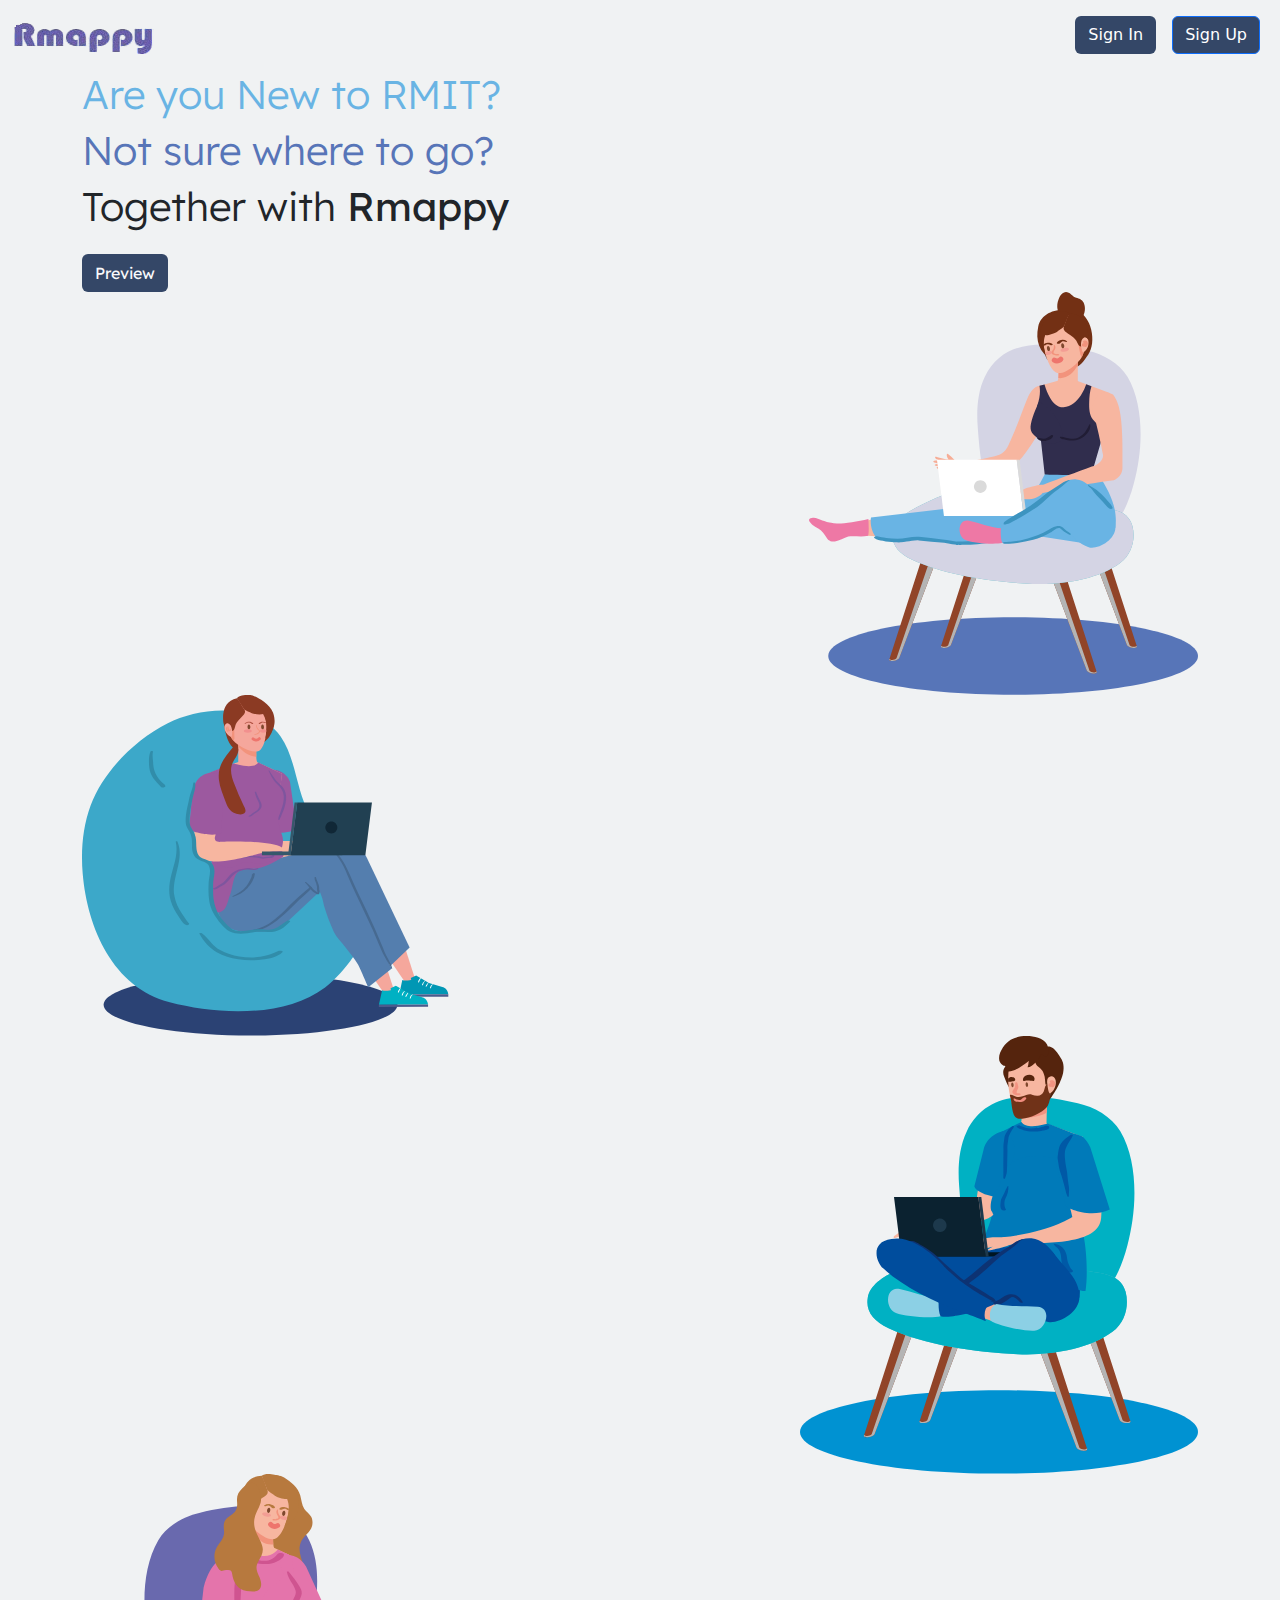
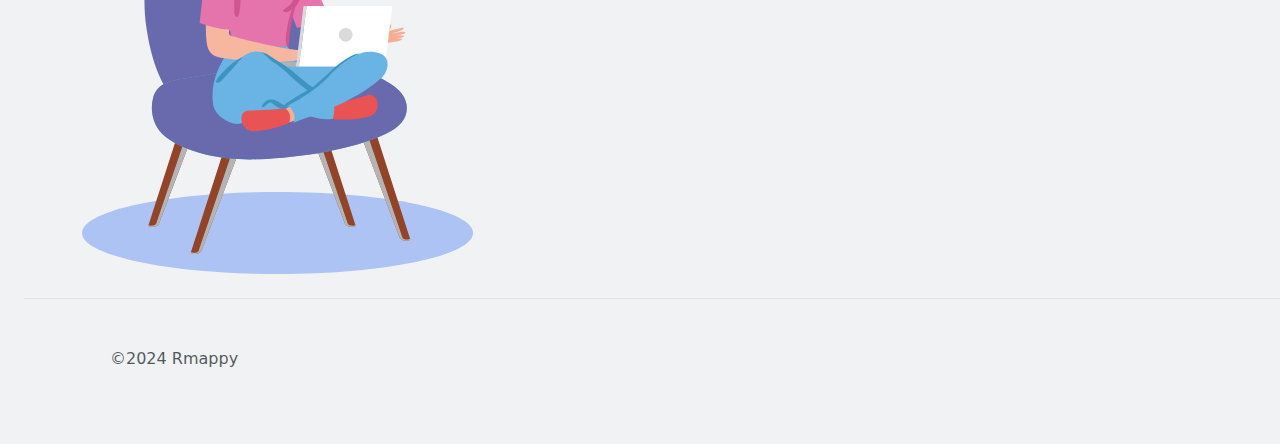
<file: index.html>
<!DOCTYPE html>
<html lang="en">
  <head>
    <meta charset="UTF-8" />
    <title>Rmappy</title>
    <meta name="viewport" content="width=device-width,initial-scale=1" />
    <meta name="description" content="" />
    <link
      href="https://cdn.jsdelivr.net/npm/modern-normalize@v2.0.0/modern-normalize.min.css"
      rel="stylesheet"
    />
    <link
      href="https://cdn.jsdelivr.net/npm/bootstrap@5.3.3/dist/css/bootstrap.min.css"
      rel="stylesheet"
      integrity="sha384-QWTKZyjpPEjISv5WaRU9OFeRpok6YctnYmDr5pNlyT2bRjXh0JMhjY6hW+ALEwIH"
      crossorigin="anonymous"
    />
    <link
      href="https://fonts.googleapis.com/css2?family=Lexend:wght@100..900&display=swap"
      rel="stylesheet"
    />
    <link rel="stylesheet" type="text/css" href="style.css" />
    <link rel="icon" href="favicon.png" />
  </head>
  <body>
   <nav class="navbar navbar-expand-lg">
      <div class="container-fluid">
        <a class="navbar-brand" href="#"
          ><img src="img/logo_dark.png" alt="Rmappy Logo"
        /></a>
        <button
          class="navbar-toggler"
          type="button"
          data-bs-toggle="collapse"
          data-bs-target="#navbarSupportedContent"
          aria-controls="navbarSupportedContent"
          aria-expanded="false"
          aria-label="Toggle navigation"
        >
          <span class="navbar-toggler-icon"></span>
        </button>
        <div class="collapse navbar-collapse" id="navbarSupportedContent">
          <ul class="navbar-nav me-auto mb-2 mb-lg-0"></ul>
          <a href="signin.html">
            <button type="submit" class="btn workmate-navy-color m-2">
              Sign In
            </button>
          </a>
          <a href="signup.html">
            <button
              type="submit"
              class="btn btn-primary workmate-navy-fill workmate-navy-line m-2"
            >
              Sign Up
            </button>
          </a>
        </div>
      </div>
    </nav>

    <div class="container">
      <div class="position-relative overflow-hidden lexend image-container">
        <div class="text-container">
          <h1 class="display-6" style="color: #69b4e4">Are you New to RMIT?</h1>
          <h1 class="display-6" style="color: #5775b8">Not sure where to go?</h1>
          <h1 class="display-6">
            Together with <strong>Rmappy</strong>
          </h1>
          <a href="signin.html"></a>
          <a href="https://www.youtube.com/watch?v=cDrTSicgxss" class="btn workmate-navy-fill text-light mt-3" target="_blank">
    Preview
</a>

        </div>
        <div id="main" class="image-container d-flex flex-column position-relative">
          <img class="align-self-end" src="img/main_1.svg" alt="Illustration 1" />
          <img class="align-self-start" src="img/main_2.svg" alt="Illustration 2" />
          <img class="align-self-end" src="img/main_3.svg" alt="Illustration 3" />
          <img class="align-self-start" src="img/main_4.svg" alt="Illustration 4" />
        </div>
      </div>
    </div>

    <footer
      class="d-flex flex-wrap justify-content-between align-items-center m-4 p-5 border-top w-100"
    >
      <div class="col-md-4 d-flex align-items-center">
        <a
          href="/"
          class="mb-3 me-2 mb-md-0 text-body-secondary text-decoration-none lh-1"
        >
          <svg class="bi" width="30" height="24">
            <use xlink:href="#bootstrap"></use>
          </svg>
        </a>
        <span class="mb-3 mb-md-0 text-body-secondary">©2024 Rmappy</span>
      </div>

      <ul class="nav col-md-4 justify-content-end list-unstyled d-flex">
        <li class="ms-3">
          <a class="text-body-secondary" href="#"
            ><svg class="bi" width="24" height="24">
              <use xlink:href="#twitter"></use></svg
          ></a>
        </li>
        <li class="ms-3">
          <a class="text-body-secondary" href="#"
            ><svg class="bi" width="24" height="24">
              <use xlink:href="#instagram"></use></svg
          ></a>
        </li>
        <li class="ms-3">
          <a class="text-body-secondary" href="#"
            ><svg class="bi" width="24" height="24">
              <use xlink:href="#facebook"></use></svg
          ></a>
        </li>
      </ul>
    </footer>

    <script
      src="https://code.jquery.com/jquery-3.7.1.min.js"
      crossorigin="anonymous"
    ></script>
    <script
      src="https://cdn.jsdelivr.net/npm/bootstrap@5.3.2/dist/js/bootstrap.bundle.min.js"
      crossorigin="anonymous"
    ></script>
  </body>
</html>
</file>
<file: style.css>
body {
        background-color: #f0f2f3;
      }

      .bg-lightgray {
        background-color: #f0f2f3;
      }

      .lexend {
        font-family: "Lexend", sans-serif;
        font-optical-sizing: auto;
        font-style: normal;
      }

      .btn:hover {
        background-color: #1e2b41;
      }

      /* Main */
      #main img {
        z-index: 999;
      }

      .nav .profile-img,
      .user-profile .profile-img {
        height: 60px;
        width: 60px;
        border-radius: 50%;
        background-color: #344767;
        overflow: hidden;
      }

      .nav img {
        max-width: 100%;
        max-height: 100%;
        display: block;
      }

      /* map */
      #map {
        height: 50vh;
        max-height: 600px;
        width: 100%;
      }

      .timelist {
        height: 100px;
        width: 350px;
        border: 1px solid red;
        color: black;
        margin-top: 20px;
        padding-top: 10px;
        padding-left: 10px;
      }

      table {
        width: 100%;
        border-collapse: collapse;
      }

      th,
      td {
        border: 1px solid #ddd;
        padding: 8px;
        text-align: center;
      }

      th {
        background-color: #f2f2f2;
      }

      .time-slot {
        font-weight: bold;
      }

      .available {
        background-color: lightgreen;
      }

      .unavailable {
        background-color: #ffcccc;
      }

      .overlay {
        position: absolute;
        top: 0;
        left: 0;
        width: 100%;
        height: 100%;
        background-color: rgba(0, 0, 0, 0.4);
      }

      .card-header,
      .btn {
        background-color: #344767;
      }

      .btn {
        color: #ffffff;
      }

      /* Responsive styling for mobile */
      @media (max-width: 768px) {
        .image-container img {
          width: 100%;
          height: auto; /* Ensure images scale down proportionally */
        }

        .text-container {
          font-size: 1.2rem; /* Adjust text size for better readability */
          padding: 1rem; /* Add padding to ensure text doesn't touch the edges */
        }

        h1.display-6 {
          font-size: 1.5rem; /* Adjust heading size for mobile screens */
        }

        .btn {
          font-size: 1rem;
          padding: 0.75rem 1rem; /* Adjust button size */
        }

        .image-container {
          margin-top: 2rem;
        }
      }
</file>
